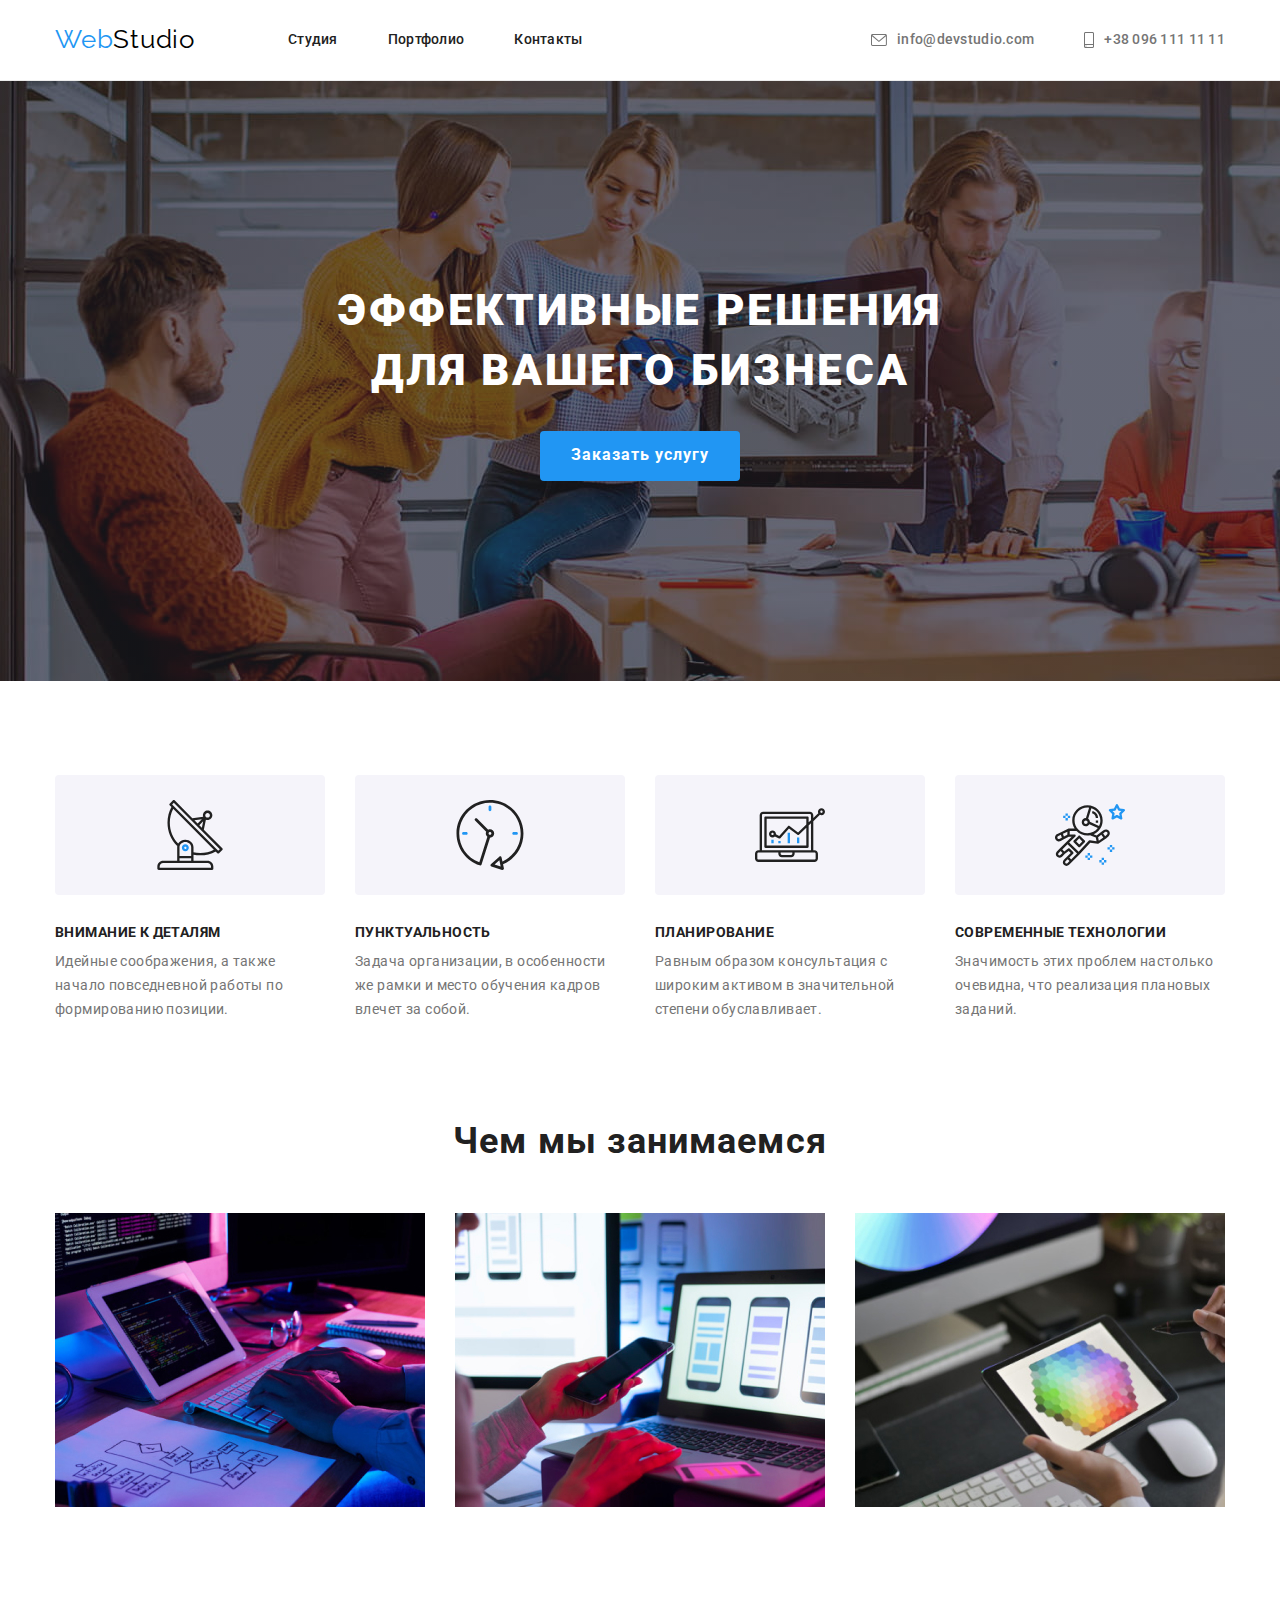
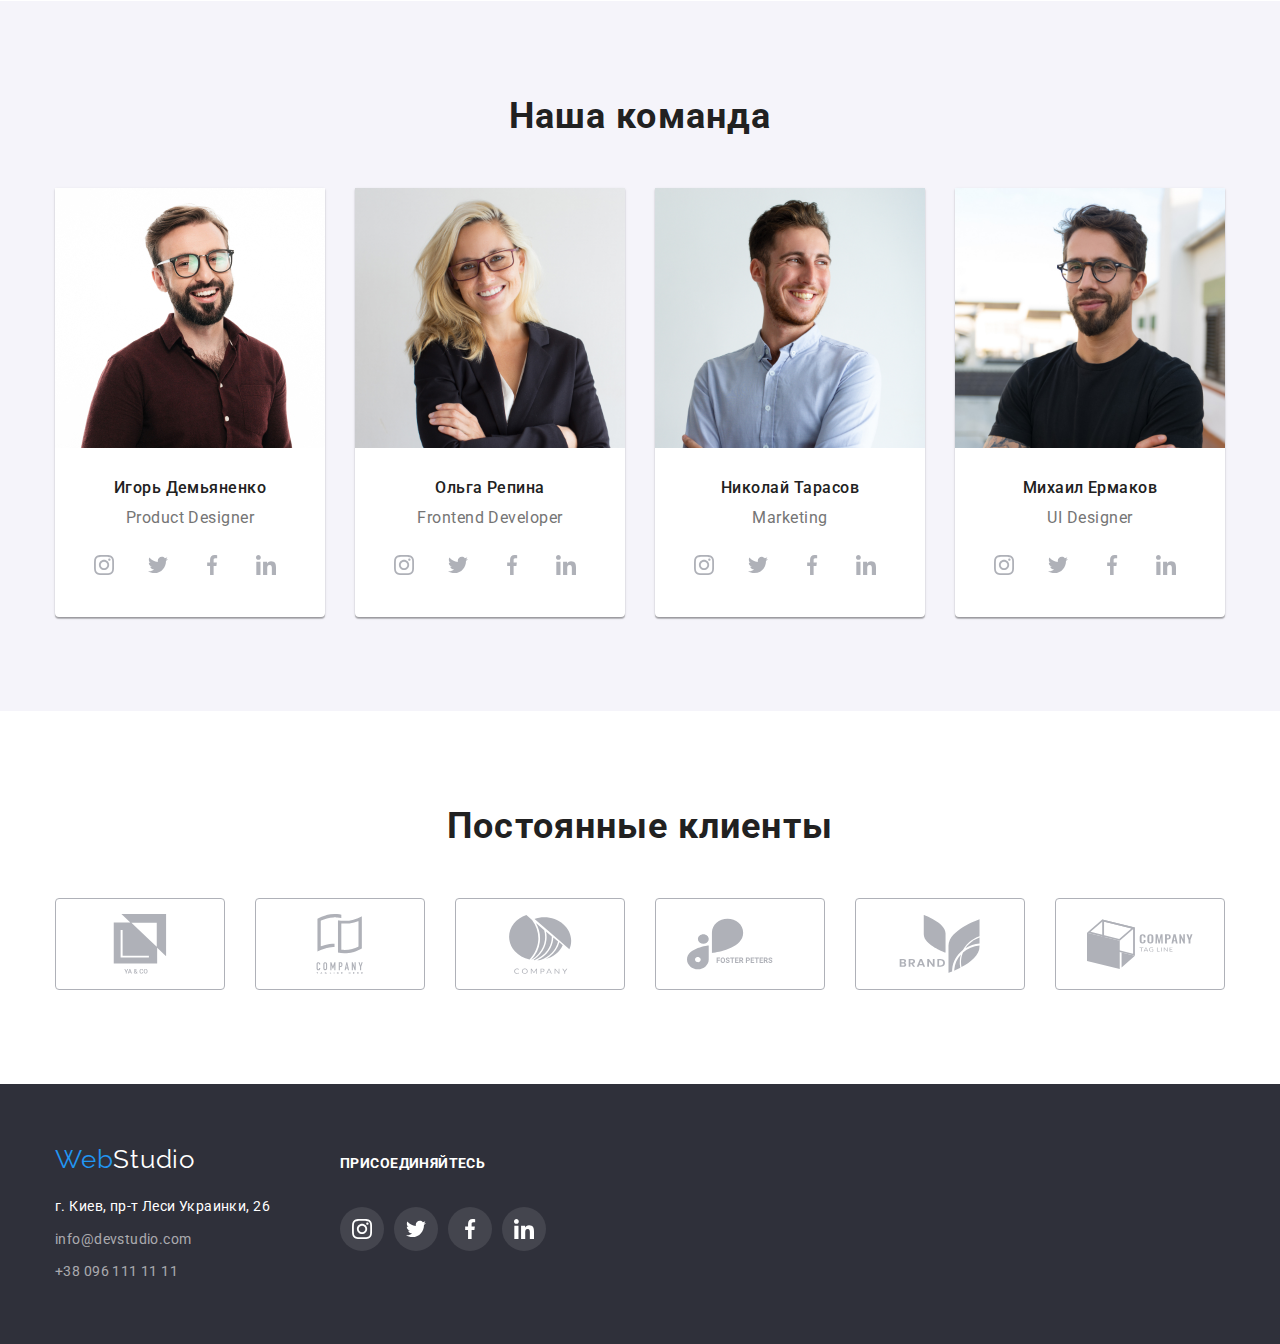
<file: index.html>
<!DOCTYPE html>
<html lang="ru">
  <head>
    <meta charset="UTF-8" />
    <meta http-equiv="X-UA-Compatible" content="IE=edge" />
    <meta name="viewport" content="width=device-width, initial-scale=1.0" />
    <title>Document</title>
    <link
      rel="stylesheet"
      href="https://cdnjs.cloudflare.com/ajax/libs/modern-normalize/1.1.0/modern-normalize.min.css"
    />
    <link rel="preconnect" href="https://fonts.googleapis.com" />
    <link rel="preconnect" href="https://fonts.gstatic.com" crossorigin />
    <link
      href="https://fonts.googleapis.com/css2?family=Raleway:wght@700&family=Roboto:wght@400;500;700;900&display=swap"
      rel="stylesheet"
    />
    <link rel="stylesheet" href="./CSS/styles.css" />
  </head>

  <body class="body">
    <!-- Хэдер -->
    <header class="header">
      <!-- навигация -->
      <div class="container">
        <nav class="navigation-main-paige">
          <a class="main-logo" href="./index.html">
            <span class="logo">Web</span
            ><span class="logo-studio">Studio</span></a
          >
          <ul class="nav-links">
            <li class="item"><a href="./index.html" class="link">Студия</a></li>
            <li class="item">
              <a href="./portfolio.html" class="link">Портфолио</a>
            </li>
            <li class="item"><a href="" class="link">Контакты</a></li>
          </ul>

          <ul class="contacts-list">
            <li class="item">
              <a href="mailto:info@devstudio.com" class="contacts">
                <svg class="icon-navigation" width="16px" height="12px">
                  <use href="./images/icons.svg#icon-envelope"></use>
                </svg>
                info@devstudio.com</a
              >
            </li>
            <li class="item">
              <a href="tel:+380961111111" class="contacts">
                <svg class="icon-navigation" width="10px" height="16px">
                  <use href="./images/icons.svg#icon-smartphone"></use></svg
                >+38 096 111 11 11</a
              >
            </li>
          </ul>
        </nav>
      </div>
    </header>
    <!-- Мэйн -->
    <main>
      <!-- Герой -->
      <section class="hero">
        <div class="container-hero">
          <h1 class="hero-title">
            Эффективные решения <br />
            для вашего бизнеса
          </h1>
          <button type="button" class="button-hero">Заказать услугу</button>
        </div>
      </section>
      <!-- Наши преймущества -->
      <section class="section-advantages">
        <div class="container">
          <div class="container-advantages">
            <div class="advantages-list">
              <svg class="icon" width="70px" height="70px">
                <use href="./images/icons.svg#icon-antenna"></use>
              </svg>
            </div>
            <div class="advantages-list">
              <svg class="icon" width="70px" height="70px">
                <use href="./images/icons.svg#icon-clock"></use>
              </svg>
            </div>
            <div class="advantages-list">
              <svg class="icon" width="70px" height="70px">
                <use href="./images/icons.svg#icon-diagram"></use>
              </svg>
            </div>
            <div class="advantages-list">
              <svg class="icon" width="70px" height="70px">
                <use href="./images/icons.svg#icon-astronaut"></use>
              </svg>
            </div>
          </div>
          <ul class="feature-list">
            <li class="item icon-antena">
              <h3 class="section-title-h3">Внимание к деталям</h3>
              <p class="text-advantages">
                Идейные соображения, а также начало повседневной работы по
                формированию позиции.
              </p>
            </li>
            <li class="item icon-clock">
              <h3 class="section-title-h3">Пунктуальность</h3>
              <p class="text-advantages">
                Задача организации, в особенности же рамки и место обучения
                кадров влечет за собой.
              </p>
            </li>
            <li class="item icon-diagrama">
              <h3 class="section-title-h3">Планирование</h3>
              <p class="text-advantages">
                Равным образом консультация с широким активом в значительной
                степени обуславливает.
              </p>
            </li>
            <li class="item icon-astronaut">
              <h3 class="section-title-h3">Современные технологии</h3>
              <p class="text-advantages">
                Значимость этих проблем настолько очевидна, что реализация
                плановых заданий.
              </p>
            </li>
          </ul>
        </div>
      </section>
      <!-- Примеры работ -->
      <section class="section-examples">
        <div class="container-exemples">
          <h2 class="section-title-h2">Чем мы занимаемся</h2>
          <ul class="exemples-list">
            <li class="item">
              <img
                class="img"
                src="./images/img4.jpg"
                alt="мониторы и работа за клавиатурой"
                width="370"
              />
            </li>
            <li class="item">
              <img
                class="img"
                src="./images/img5.jpg"
                alt="раабота за ноутбуком"
                width="370"
              />
            </li>
            <li class="item">
              <img
                class="img"
                src="./images/img6.jpg"
                alt="работа с планшетом"
                width="370"
              />
            </li>
          </ul>
        </div>
      </section>
      <!-- Команда -->
      <section class="section-team">
        <div class="container-team">
          <h2 class="section-title-main-team">Наша команда</h2>
          <ul class="team-list">
            <li class="item">
              <img
                class="img-team"
                src="./images/img.jpg"
                alt="игорь демьяненко"
                width="270"
              />
              <div class="team-description">
                <h3 class="section-title-team">Игорь Демьяненко</h3>
                <p class="text-team">Product Designer</p>
                <ul class="list-link-team">
                  <li class="link-team">
                    <a href="" class="icon-link-team">
                      <svg class="link-icon">
                        <use href="./images/icons.svg#icon-instagram"></use>
                      </svg>
                    </a>
                  </li>
                  <li class="link-team">
                    <a href="" class="icon-link-team">
                      <svg class="link-icon">
                        <use href="./images/icons.svg#icon-twitter"></use>
                      </svg>
                    </a>
                  </li>
                  <li class="link-team">
                    <a href="" class="icon-link-team">
                      <svg class="link-icon">
                        <use href="./images/icons.svg#icon-facebook"></use>
                      </svg>
                    </a>
                  </li>
                  <li class="link-team">
                    <a href="" class="icon-link-team">
                      <svg class="link-icon">
                        <use href="./images/icons.svg#icon-linkedin"></use>
                      </svg>
                    </a>
                  </li>
                </ul>
              </div>
            </li>
            <li class="item">
              <img
                class="img-team"
                src="./images/img1.jpg"
                alt="ольга репина"
                width="270"
              />
              <div class="team-description">
                <h3 class="section-title-team">Ольга Репина</h3>
                <p class="text-team">Frontend Developer</p>
                <ul class="list-link-team">
                  <li class="link-team">
                    <a href="" class="icon-link-team">
                      <svg class="link-icon">
                        <use href="./images/icons.svg#icon-instagram"></use>
                      </svg>
                    </a>
                  </li>
                  <li class="link-team">
                    <a href="" class="icon-link-team">
                      <svg class="link-icon">
                        <use href="./images/icons.svg#icon-twitter"></use>
                      </svg>
                    </a>
                  </li>
                  <li class="link-team">
                    <a href="" class="icon-link-team">
                      <svg class="link-icon">
                        <use href="./images/icons.svg#icon-facebook"></use>
                      </svg>
                    </a>
                  </li>
                  <li class="link-team">
                    <a href="" class="icon-link-team">
                      <svg class="link-icon">
                        <use href="./images/icons.svg#icon-linkedin"></use>
                      </svg>
                    </a>
                  </li>
                </ul>
              </div>
            </li>
            <li class="item">
              <img
                class="img-team"
                src="./images/img2.jpg"
                alt="николай тарасов"
                width="270"
              />
              <div class="team-description">
                <h3 class="section-title-team">Николай Тарасов</h3>
                <p class="text-team">Marketing</p>
                <ul class="list-link-team">
                  <li class="link-team">
                    <a href="" class="icon-link-team">
                      <svg class="link-icon">
                        <use href="./images/icons.svg#icon-instagram"></use>
                      </svg>
                    </a>
                  </li>
                  <li class="link-team">
                    <a href="" class="icon-link-team">
                      <svg class="link-icon">
                        <use href="./images/icons.svg#icon-twitter"></use>
                      </svg>
                    </a>
                  </li>
                  <li class="link-team">
                    <a href="" class="icon-link-team">
                      <svg class="link-icon">
                        <use href="./images/icons.svg#icon-facebook"></use>
                      </svg>
                    </a>
                  </li>
                  <li class="link-team">
                    <a href="" class="icon-link-team">
                      <svg class="link-icon">
                        <use href="./images/icons.svg#icon-linkedin"></use>
                      </svg>
                    </a>
                  </li>
                </ul>
              </div>
            </li>
            <li class="item">
              <img
                class="img-team"
                src="./images/img3.jpg"
                alt="михаил ермаков"
                width="270"
              />
              <div class="team-description">
                <h3 class="section-title-team">Михаил Ермаков</h3>
                <p class="text-team">UI Designer</p>
                <ul class="list-link-team">
                  <li class="link-team">
                    <a href="" class="icon-link-team">
                      <svg class="link-icon">
                        <use href="./images/icons.svg#icon-instagram"></use>
                      </svg>
                    </a>
                  </li>
                  <li class="link-team">
                    <a href="" class="icon-link-team">
                      <svg class="link-icon">
                        <use href="./images/icons.svg#icon-twitter"></use>
                      </svg>
                    </a>
                  </li>
                  <li class="link-team">
                    <a href="" class="icon-link-team">
                      <svg class="link-icon">
                        <use href="./images/icons.svg#icon-facebook"></use>
                      </svg>
                    </a>
                  </li>
                  <li class="link-team">
                    <a href="" class="icon-link-team">
                      <svg class="link-icon">
                        <use href="./images/icons.svg#icon-linkedin"></use>
                      </svg>
                    </a>
                  </li>
                </ul>
              </div>
            </li>
          </ul>
        </div>
      </section>
    </main>

    <!-- постоянные клиенты -->

    <section class="section">
      <div class="container">
        <h2 class="section-title-main-team">Постоянные клиенты</h2>
        <ul class="cients">
          <li class="clients-list">
            <a class="clients-link" href="">
              <svg class="clients-logo" width="106px" height="60px">
                <use href="./images/icons.svg#icon-logo1"></use>
              </svg>
            </a>
          </li>
          <li class="clients-list">
            <a class="clients-link" href="">
              <svg class="clients-logo" width="106px" height="60px">
                <use href="./images/icons.svg#icon-logo2"></use>
              </svg>
            </a>
          </li>
          <li class="clients-list">
            <a class="clients-link" href="">
              <svg class="clients-logo" width="106px" height="60px">
                <use href="./images/icons.svg#icon-logo3"></use>
              </svg>
            </a>
          </li>
          <li class="clients-list">
            <a class="clients-link" href="">
              <svg class="clients-logo" width="106px" height="60px">
                <use href="./images/icons.svg#icon-logo4"></use>
              </svg>
            </a>
          </li>
          <li class="clients-list">
            <a class="clients-link" href="">
              <svg class="clients-logo" width="106px" height="60px">
                <use href="./images/icons.svg#icon-logo5"></use>
              </svg>
            </a>
          </li>
          <li class="clients-list">
            <a class="clients-link" href="">
              <svg class="clients-logo" width="106px" height="60px">
                <use href="./images/icons.svg#icon-logo6"></use>
              </svg>
            </a>
          </li>
        </ul>
      </div>
    </section>

    <!-- Футер -->
    <footer class="footer">
      <div class="container-footer">
        <div class="footer-adress">
          <a class="main-logo-footer" href="./index.html">
            <span class="logo">Web</span
            ><span class="logo-studio-footer">Studio</span></a
          >
          <address class="adress">г. Киев, пр-т Леси Украинки, 26</address>
          <a href="mailto:info@devstudio.com" class="mail-footer"
            >info@devstudio.com</a
          >
          <a href="tel:+380961111111" class="tel-footer">+38 096 111 11 11</a>
        </div>
        <div class="footer-links">
          <h3 class="section-title-h3 title-links">присоединяйтесь</h3>
          <ul class="list-link-team">
            <li class="link-team">
              <a href="" class="icon-link-footer">
                <svg class="link-icon">
                  <use href="./images/icons.svg#icon-instagram"></use>
                </svg>
              </a>
            </li>
            <li class="link-team">
              <a href="" class="icon-link-footer">
                <svg class="link-icon">
                  <use href="./images/icons.svg#icon-twitter"></use>
                </svg>
              </a>
            </li>
            <li class="link-team">
              <a href="" class="icon-link-footer">
                <svg class="link-icon">
                  <use href="./images/icons.svg#icon-facebook"></use>
                </svg>
              </a>
            </li>
            <li class="link-team">
              <a href="" class="icon-link-footer">
                <svg class="link-icon">
                  <use href="./images/icons.svg#icon-linkedin"></use>
                </svg>
              </a>
            </li>
          </ul>
        </div>
      </div>
    </footer>
  </body>
</html>
</file>
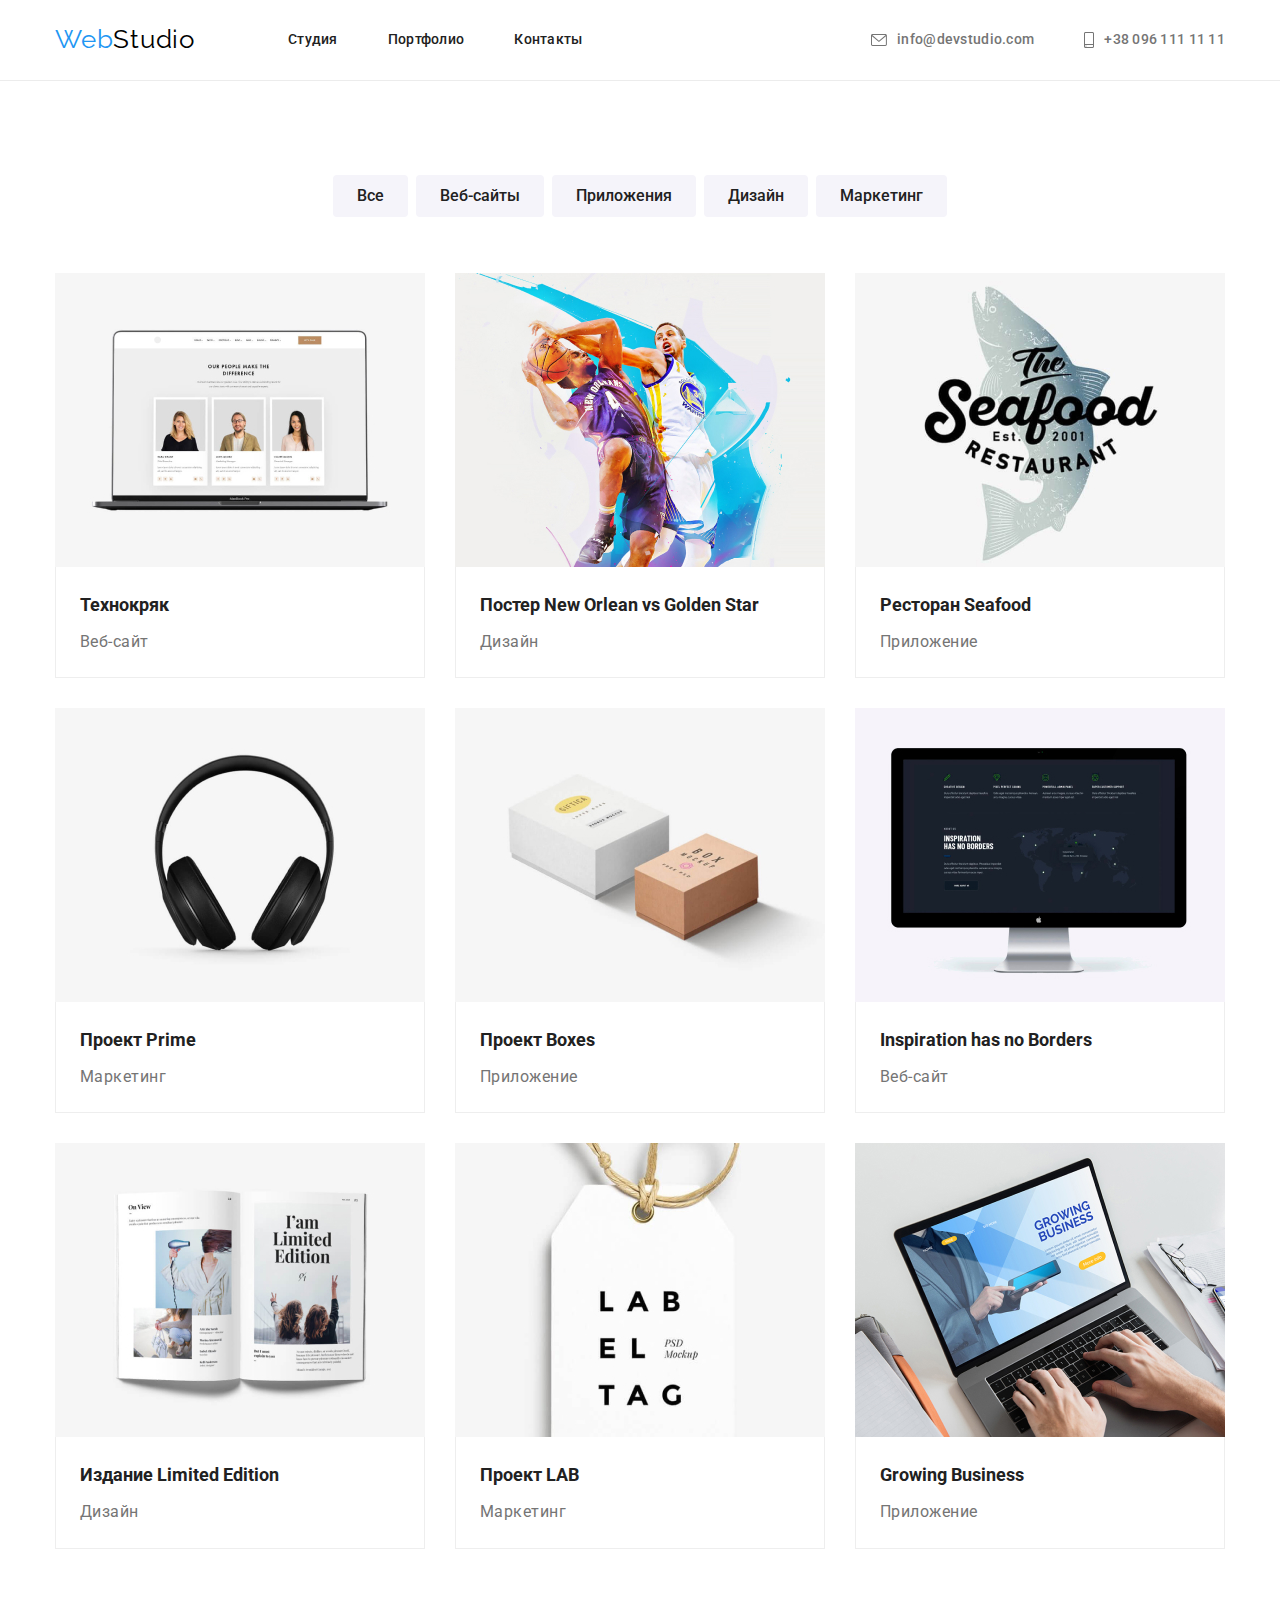
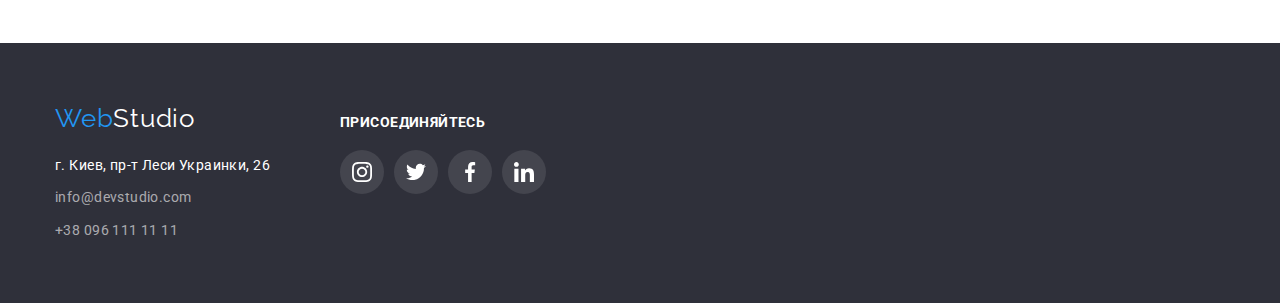
<file: portfolio.html>
<!DOCTYPE html>
<html lang="ru">

<head>
  <meta charset="UTF-8" />
  <meta http-equiv="X-UA-Compatible" content="IE=edge" />
  <meta name="viewport" content="width=device-width, initial-scale=1.0" />
  <title>Document</title>
  <link rel="stylesheet" href="https://cdnjs.cloudflare.com/ajax/libs/modern-normalize/1.1.0/modern-normalize.min.css">
  <link rel="preconnect" href="https://fonts.googleapis.com" />
  <link rel="preconnect" href="https://fonts.gstatic.com" crossorigin />
  <link href="https://fonts.googleapis.com/css2?family=Raleway:wght@700&family=Roboto:wght@400;500;700;900&display=swap"
    rel="stylesheet" />
  <link rel="stylesheet" href="./CSS/styles.css" />
</head>
<!-- Хэдер -->
<header class="header">
  <!-- навигация -->
  <div class="container-header">
    <nav class="navigation-main-paige">
      <a class="main-logo" href="./index.html">
        <span class="logo">Web</span><span class="logo-studio">Studio</span></a>
      <ul class="nav-links">
        <li class="item"><a href="/index.html" class="link">Студия</a></li>
        <li class="item"><a href="./portfolio.html" class="link">Портфолио</a></li>
        <li class="item"><a href="" class="link">Контакты</a></li>
      </ul>

      <ul class="contacts-list">
        <li class="item"><a href="mailto:info@devstudio.com" class="contacts">
            <svg class="icon-navigation" width=16px height=12px>
              <use href="./images/icons.svg#icon-envelope"></use>
            </svg> info@devstudio.com</a></li>
        <li class="item"><a href="tel:+380961111111" class="contacts">
            <svg class="icon-navigation" width=10px height=16px>
              <use href="./images/icons.svg#icon-smartphone"></use>
            </svg>+38 096 111 11 11</a></li>
      </ul>
    </nav>
  </div>
</header>
<!--Мэйн-->
<main>
  <!-- Кнопки -->
  <section class="section">
    <div class="container">
      <ul class="button-list">
        <li class="item">
          <button type="button" class="button-navigation">Все</button>
        </li>
        <li class="item">
          <button type="button" class="button-navigation">Веб-сайты</button>
        </li>
        <li class="item">
          <button type="button" class="button-navigation">Приложения</button>
        </li>
        <li class="item">
          <button type="button" class="button-navigation">Дизайн</button>
        </li>
        <li class="item">
          <button type="button" class="button-navigation">Маркетинг</button>
        </li>
      </ul>
    </div>
    <!-- Примеры работ -->
    <div class="container">
      <h1 class="section-title-main">Примеры работ</h1>
      <ul class="portfolio-list">
        <li class="item">
          <a href=""><img class="img-portfolio" src="./images/techokryak.jpg" alt="главная страница веб-сайта"
              width="370" />
          </a>
          <div class="portfolio-text">
            <h2 class="section-title-examples">Технокряк</h2>
            <p class="text-examples">Веб-сайт</p>
          </div>
        </li>
        <li class="item">
          <a href=""><img class="img-portfolio" src="./images/nba.jpg" alt="два баскетболиста борются за мяч"
              width="370" />
          </a>
          <div class="portfolio-text">
            <h2 class="section-title-examples">
              Постер New Orlean vs Golden Star
            </h2>
            <p class="text-examples">Дизайн</p>
          </div>
        </li>
        <li class="item">
          <a href=""><img class="img-portfolio" src="./images/seafood.jpg" alt="логотип ресторана" width="370" /></a>
          <div class="portfolio-text">
            <h2 class="section-title-examples">Ресторан Seafood</h2>
            <p class="text-examples">Приложение</p>
          </div>
        </li>
        <li class="item">
          <a href=""><img class="img-portfolio" src="./images/headphones.jpg" alt="наушники" width="370" /></a>
          <div class="portfolio-text">
            <h2 class="section-title-examples">Проект Prime</h2>
            <p class="text-examples">Маркетинг</p>
          </div>
        </li>
        <li class="item">
          <a href=""><img class="img-portfolio" src="./images/boxes.jpg" alt="белая и коричневая коробка"
              width="370" /></a>
          <div class="portfolio-text">
            <h2 class="section-title-examples">Проект Boxes</h2>
            <p class="text-examples">Приложение</p>
          </div>
        </li>

        <li class="item">
          <a href=""><img class="img-portfolio" src="./images/desktop.jpg" alt="компьютер с запущенным веб-сайтом"
              width="370" /></a>
          <div class="portfolio-text">
            <h2 class="section-title-examples">Inspiration has no Borders</h2>
            <p class="text-examples">Веб-сайт</p>
          </div>
        </li>

        <li class="item">
          <a href=""><img class="img-portfolio" src="./images/book.jpg" alt="книга" width="370" /></a>
          <div class="portfolio-text">
            <h2 class="section-title-examples">Издание Limited Edition</h2>
            <p class="text-examples">Дизайн</p>
          </div>
        </li>
        <li class="item">
          <a href=""><img class="img-portfolio" src="./images/labproject.jpg" alt="белый ярлык с веревкой"
              width="370" /></a>
          <div class="portfolio-text">
            <h2 class="section-title-examples">Проект LAB</h2>
            <p class="text-examples">Маркетинг</p>
          </div>
        </li>
        <li class="item">
          <a href=""><img class="img-portfolio" src="./images/laptop.jpg" alt="работа за ноутбуком" width="370" /></a>
          <div class="portfolio-text">
            <h2 class="section-title-examples">Growing Business</h2>
            <p class="text-examples">Приложение</p>
          </div>
        </li>
      </ul>
    </div>
  </section>
</main>
<!-- футтер -->
<footer class="footer">
  <div class="container-footer">
    <div class="footer-adress">
      <a class="main-logo-footer" href="./index.html">
        <span class="logo">Web</span><span class="logo-studio-footer">Studio</span></a>
      <address class="adress">г. Киев, пр-т Леси Украинки, 26</address>
      <a href="mailto:info@devstudio.com" class="mail-footer">info@devstudio.com</a>
      <a href="tel:+380961111111" class="tel-footer">+38 096 111 11 11</a>
    </div>
    <div class="footer-links">
      <h3 class="section-title-h3 title-links">присоединяйтесь</h3>
      <ul class="list-link-team-footer">
        <li class="link-team">
          <a href="" class="icon-link-footer">
            <svg class="link-icon">
              <use href="./images/icons.svg#icon-instagram"></use>
            </svg>
          </a>
        </li>
        <li class="link-team">
          <a href="" class="icon-link-footer">
            <svg class="link-icon">
              <use href="./images/icons.svg#icon-twitter"></use>
            </svg>
          </a>
        </li>
        <li class="link-team">
          <a href="" class="icon-link-footer">
            <svg class="link-icon">
              <use href="./images/icons.svg#icon-facebook"></use>
            </svg>
          </a>
        </li>
        <li class="link-team">
          <a href="" class="icon-link-footer">
            <svg class="link-icon">
              <use href="./images/icons.svg#icon-linkedin"></use>
            </svg>
          </a>
        </li>
      </ul>
    </div>
  </div>
</footer>
</body>

</html>
</file>
<file: CSS/styles.css>
:root {
  --pirimary-text-color: #757575;
  --title-text-color: #212121;
  --accent-text-color: #2196f3;
  --contacts-footer-color: #ffffff 60 %;
  --adress-color: #fff;
}

.body {
  font-family: Roboto, sans-serif;
  background-color: #ffffff;
  color: var(--pirimary-text-color);
}

/* Header */
/* Logo */

.main-logo {
  text-decoration: none;
}

.main-logo-footer {
  text-decoration: none;
  margin-bottom: 20px;
}

.logo {
  font-family: Raleway, sans-serif;
  font-size: 26px;
  line-height: 31px;
  letter-spacing: 0.03em;
  text-decoration: none;
  color: var(--accent-text-color);
}

.logo-studio {
  font-family: Raleway, sans-serif;
  font-size: 26px;
  line-height: 31px;
  letter-spacing: 0.03em;
  color: #000000;
}

.logo-studio-footer {
  font-family: Raleway, sans-serif;
  font-size: 26px;
  line-height: 31px;
  letter-spacing: 0.03em;
  color: #fff;
}

ul {
  list-style: none;
}

/* Навигация */

.navigation-main-paige {
  display: flex;
  align-items: center;
}

.container-header {
  margin-left: auto;
  margin-right: auto;
  width: 1200px;
  padding: 0 15px;
}

.header {
  border-bottom: 1px solid #ececec;
}

.nav-links {
  display: flex;
  margin-left: 93px;
  margin-top: 0px;
  margin-bottom: 0px;
  padding: 0px;
}

.nav-links .item:not(:last-child) {
  margin-right: 50px;
}

.nav-links .link {
  display: block;
  padding-top: 32px;
  padding-bottom: 32px;
}

.link {
  font-family: Roboto;
  font-weight: 500;
  font-size: 14px;
  line-height: 1.14;
  letter-spacing: 0.02em;
  text-decoration: none;
  color: var(--title-text-color);
}

.link:hover,
.link:focus {
  color: var(--accent-text-color);
}

.contacts:hover,
.contacts:focus {
  color: var(--accent-text-color);
}

.contacts-list {
  display: flex;
  margin-left: auto;
  padding: 0px;
}

.contacts-list .item:not(:last-child) {
  margin-right: 50px;
}

.contacts-list .item {
  display: flex;
  align-items: center;
  margin-left: auto;
}

.contacts-list .item .icon-navigation {
  margin-right: 10px;
  fill: var(--pirimary-text-color);
}

.contacts-list .item .contacts .icon-navigation:hover {
  fill: var(--accent-text-color);
  cursor: pointer;
}

.contacts:hover .icon-navigation,
.contacts:focus .icon-navigation {
  fill: var(--accent-text-color);
}

.contacts {
  display: flex;
  align-items: center;
  font-family: Roboto;
  font-weight: 500;
  font-size: 14px;
  line-height: 1.14;
  letter-spacing: 0.02em;
  text-decoration: none;
  color: var(--pirimary-text-color);
}

/* Hero */

.hero {
  padding-top: 200px;
  padding-bottom: 200px;
  margin-left: auto;
  margin-right: auto;

  text-align: center;

  background-color: #2f303a;
  background-image: linear-gradient(
      to right,
      rgba(47, 48, 58, 0.4),
      rgba(47, 48, 58, 0.4)
    ),
    url(../images/hero_bg.jpg);
  background-size: cover;
  background-repeat: no-repeat;

  max-width: 1600px;
  height: 600px;
}

.hero-title {
  font-family: Roboto;
  font-weight: 900;
  font-size: 44px;
  line-height: 1.36;
  letter-spacing: 0.06em;
  text-transform: uppercase;
  color: #fff;

  margin-top: 0px;
  margin-bottom: 30px;
}

.button-hero {
  width: 200px;
  height: 50px;
  font-family: Roboto;
  font-style: normal;
  font-weight: bold;
  font-size: 16px;
  line-height: 1.8;
  align-items: center;
  letter-spacing: 0.06em;
  cursor: pointer;
  color: #ffffff;
  background-color: var(--accent-text-color);
  border-radius: 4px;
  border-color: transparent;
}

/* секкции */
/* наши преймущества */

.section {
  padding-top: 94px;
  padding-bottom: 94px;
}

.section-title-h3 {
  font-family: Roboto;
  font-weight: bold;
  font-size: 14px;
  line-height: 1.1;
  letter-spacing: 0.03em;
  text-transform: uppercase;
  color: var(--title-text-color);
  margin-top: 0px;
  margin-bottom: 10px;
}

.text-advantages {
  font-family: Roboto;
  font-weight: normal;
  font-size: 14px;
  line-height: 1.7;
  letter-spacing: 0.03em;
  color: var(--pirimary-text-color);
  margin: 0px;
}

.section-advantages {
  padding-top: 94px;
  padding-bottom: 94px;
}

.feature-list {
  display: flex;
  padding-left: 0px;
}

.feature-list .item {
  width: 270px;
  height: 101px;
}

.feature-list .item:not(:last-child) {
  margin-right: 30px;
}

.advantages-list {
  display: flex;
  width: 270px;
  height: 120px;
  background-color: #f5f4fa;
  align-items: center;
  justify-content: space-around;
  border-radius: 4px;
}

.container-advantages {
  display: flex;
  justify-content: space-between;
  margin-bottom: 30px;
}

.container-advantages .icon {
  background-color: #f5f4fa;
  border-radius: 4px;
  align-items: center;
}

/* Чем мы занимаемся */

.section-examples {
  padding-bottom: 94px;
}

.section-title-h2 {
  font-family: Roboto;
  font-weight: bold;
  font-size: 36px;
  line-height: 1.2;
  text-align: center;
  letter-spacing: 0.03em;
  color: var(--title-text-color);
  margin-top: 0px;
  margin-bottom: 50px;
}

.exemples-list {
  display: flex;
}

.exemples-list .item:not(:last-child) {
  margin-right: 30px;
}

.container-exemples {
  margin-left: auto;
  margin-right: auto;
  width: 1200px;
  padding: 0 15px;
}

.img {
  display: block;
}

/* наша команда */

.img-team {
  display: block;
}

.section-title-main-team {
  font-family: Roboto;
  font-weight: bold;
  font-size: 36px;
  line-height: 1.2;
  text-align: center;
  letter-spacing: 0.03em;
  color: var(--title-text-color);
  margin-top: 0px;
  margin-bottom: 50px;
}

.section-title-team {
  font-family: Roboto;
  font-weight: 500;
  font-size: 16px;
  line-height: 1.2;
  letter-spacing: 0.03em;
  color: var(--title-text-color);
  text-align: center;
  margin-top: 0px;
  margin-bottom: 10px;
}

.team-description {
  padding-top: 30px;
  padding-bottom: 30px;
}

.text-team {
  font-family: Roboto;
  font-weight: normal;
  font-size: 16px;
  line-height: 1.2;
  letter-spacing: 0.03em;
  color: var(--pirimary-text-color);
  text-align: center;
  margin: 0px;
}

.text {
  color: var(--pirimary-text-color);
  margin-bottom: 0px;
}

.container-team {
  margin-left: auto;
  margin-right: auto;
  width: 1200px;
  padding-left: 15px;
  padding-right: 15px;
}

.section-team {
  padding-top: 94px;
  padding-bottom: 94px;
  background-color: #f5f4fa;
}

.team-list {
  display: flex;
}

.team-list .item:not(:last-child) {
  margin-right: 30px;
}

.team-list .item {
  width: 270px;
  background-color: var(--adress-color);
  box-shadow: 0px 1px 3px rgba(0, 0, 0, 0.12), 0px 1px 1px rgba(0, 0, 0, 0.14),
    0px 2px 1px rgba(0, 0, 0, 0.2);
  border-radius: 0px 0px 4px 4px;
}

.list-link-team {
  padding-top: 16px;
  display: flex;
  justify-content: center;
}

.link-team {
  margin-right: 10px;
}

.icon-link-team {
  display: flex;
  justify-content: space-around;
  align-items: center;
  color: #afb1b8;
  width: 44px;
  height: 44px;
}

.link-icon {
  fill: currentColor;
  width: 20px;
  height: 20px;
}

.icon-link-team:hover,
.icon-link-team:focus {
  background-color: var(--accent-text-color);
  cursor: pointer;
  border-radius: 50%;
}

.link-icon:hover,
.link-icon:focus {
  fill: #fff;
}

.icon-link-team:hover .link-icon,
.icon-link-team:focus .link-icon {
  fill: #fff;
}

/* Постоянные клиенты */

.cients {
  display: flex;
  align-items: center;
  justify-content: center;
}

.clients-link {
  display: flex;
  align-items: center;
  justify-content: space-around;

  width: 170px;
  height: 92px;
  border: solid 1px #afb1b8;
  border-radius: 4px;
}

.clients-list {
  margin-right: 30px;
}

.clients-list:last-child {
  margin-right: 0px;
}

.clients-logo {
  fill: #afb1b8;
}

.clients-logo:hover {
  fill: var(--accent-text-color);
}

.clients-link:hover {
  background-color: var(--adress-color);
  border: solid 1px #2196f3;
}

.clients-link:hover .clients-logo,
.clients-link:focus .clients-logo {
  fill: #2196f3;
}

/* Кнопки */

.button-navigation {
  padding: 6px 22px;
  font-family: Roboto;
  font-style: normal;
  font-weight: 500;
  font-size: 16px;
  line-height: 1.6;
  letter-spacing: 3%;
  cursor: pointer;
  color: var(--title-text-color);
  background-color: #f5f4fa;
  border-radius: 4px;
  border-color: transparent;
}

.button-list {
  display: flex;
  justify-content: center;
}

.button-list .item:not(:last-child) {
  margin-right: 8px;
}

.button-navigation:hover,
.button-navigation:focus {
  color: #ffffff;
  background-color: var(--accent-text-color);
}

/* примеры работ */

.section-title-main {
  display: none;
  margin-top: 0px;
}

.section-title-examples {
  padding-bottom: 4px;
  margin: 0px;
  font-family: Roboto;
  font-weight: bold;
  font-size: 18px;
  line-height: 2;
  letter-spacing: 6%;
  color: var(--title-text-color);
}

.text-examples {
  padding-top: 0px;
  margin: 0px;

  font-family: Roboto;
  font-weight: normal;
  font-size: 16px;
  line-height: 1.9;
  letter-spacing: 0.03em;
  color: var(--pirimary-text-color);
}

.img-portfolio {
  display: block;
  width: 100%;
  height: auto;
}

.portfolio-text {
  padding-top: 20px;
  padding-bottom: 20px;
  padding-left: 24px;
  padding-right: 24px;
  border: 1px solid #eeeeee;
  border-top: none;
}

.portfolio-list {
  margin-top: 56px;
  display: flex;
  flex-wrap: wrap;
}

.portfolio-list .item {
  width: calc((100% - 60px) / 3);
  margin-right: 30px;
  margin-top: 30px;
}

.portfolio-list .item:nth-child(3n) {
  margin-right: 0px;
}

.portfolio-list .item:nth-child(-n + 3) {
  margin-top: 0px;
}

.portfolio-list .item:hover,
.portfolio-list .item:focus {
  cursor: pointer;
  border: 1px solid #eeeeee;
  box-sizing: border-box;
  box-shadow: 0px 1px 1px rgba(0, 0, 0, 0.12), 0px 4px 4px rgba(0, 0, 0, 0.06),
    1px 4px 6px rgba(0, 0, 0, 0.16);
}

/* footer */

.mail-footer {
  display: block;
  margin-bottom: 9px;
  font-family: Roboto;
  font-weight: normal;
  font-size: 14px;
  line-height: 1.7;
  letter-spacing: 0.03em;
  text-decoration: none;
  color: rgba(255, 255, 255, 0.6);
}

.tel-footer {
  display: block;
  font-family: Roboto;
  font-weight: normal;
  font-size: 14px;
  line-height: 1.7;
  letter-spacing: 0.03em;
  text-decoration: none;
  color: rgba(255, 255, 255, 0.6);
}

.adress {
  font-style: normal;
  font-weight: normal;
  font-family: Roboto;
  font-size: 14px;
  line-height: 1.7;
  letter-spacing: 0.03em;
  color: var(--adress-color);
  margin-top: 20px;
  margin-bottom: 9px;
}

.footer {
  background-color: #2f303a;
  padding-top: 60px;
  padding-bottom: 60px;
}

.container {
  margin-left: auto;
  margin-right: auto;
  width: 1200px;
  padding: 0px 15px;
}

.container-footer {
  display: flex;
  justify-items: center;
  align-items: baseline;
  margin-left: auto;
  margin-right: auto;
  width: 1200px;
  padding: 0px 15px;
}

ul {
  padding-left: 0px;
  margin-top: 0;
  margin-bottom: 0px;
}

.footer-links {
  display: flex;
  flex-direction: column;
  align-items: flex-start;
}

.title-links {
  display: flex;
  color: #fff;
  margin-bottom: 20px;
}

.footer-adress {
  margin-right: 70px;
}

.list-link-team-footer {
  padding: 0px;
  display: flex;
}

.icon-link-footer {
  display: flex;
  justify-content: center;
  align-items: center;
  border: 1px solid transparent;
  border-radius: 50%;
  width: 44px;
  height: 44px;
  color: #fff;
  background-color: rgba(255, 255, 255, 0.1);
}

.icon-link-footer:hover,
.icon-link-footer:focus {
  background-color: var(--accent-text-color);
  cursor: pointer;
  border-radius: 50%;
}

.icon-link-footer:hover .link-icon {
  fill: #fff;
}

.link-team-footer {
  background-color: rgba(255, 255, 255, 0, 1);
}
</file>
